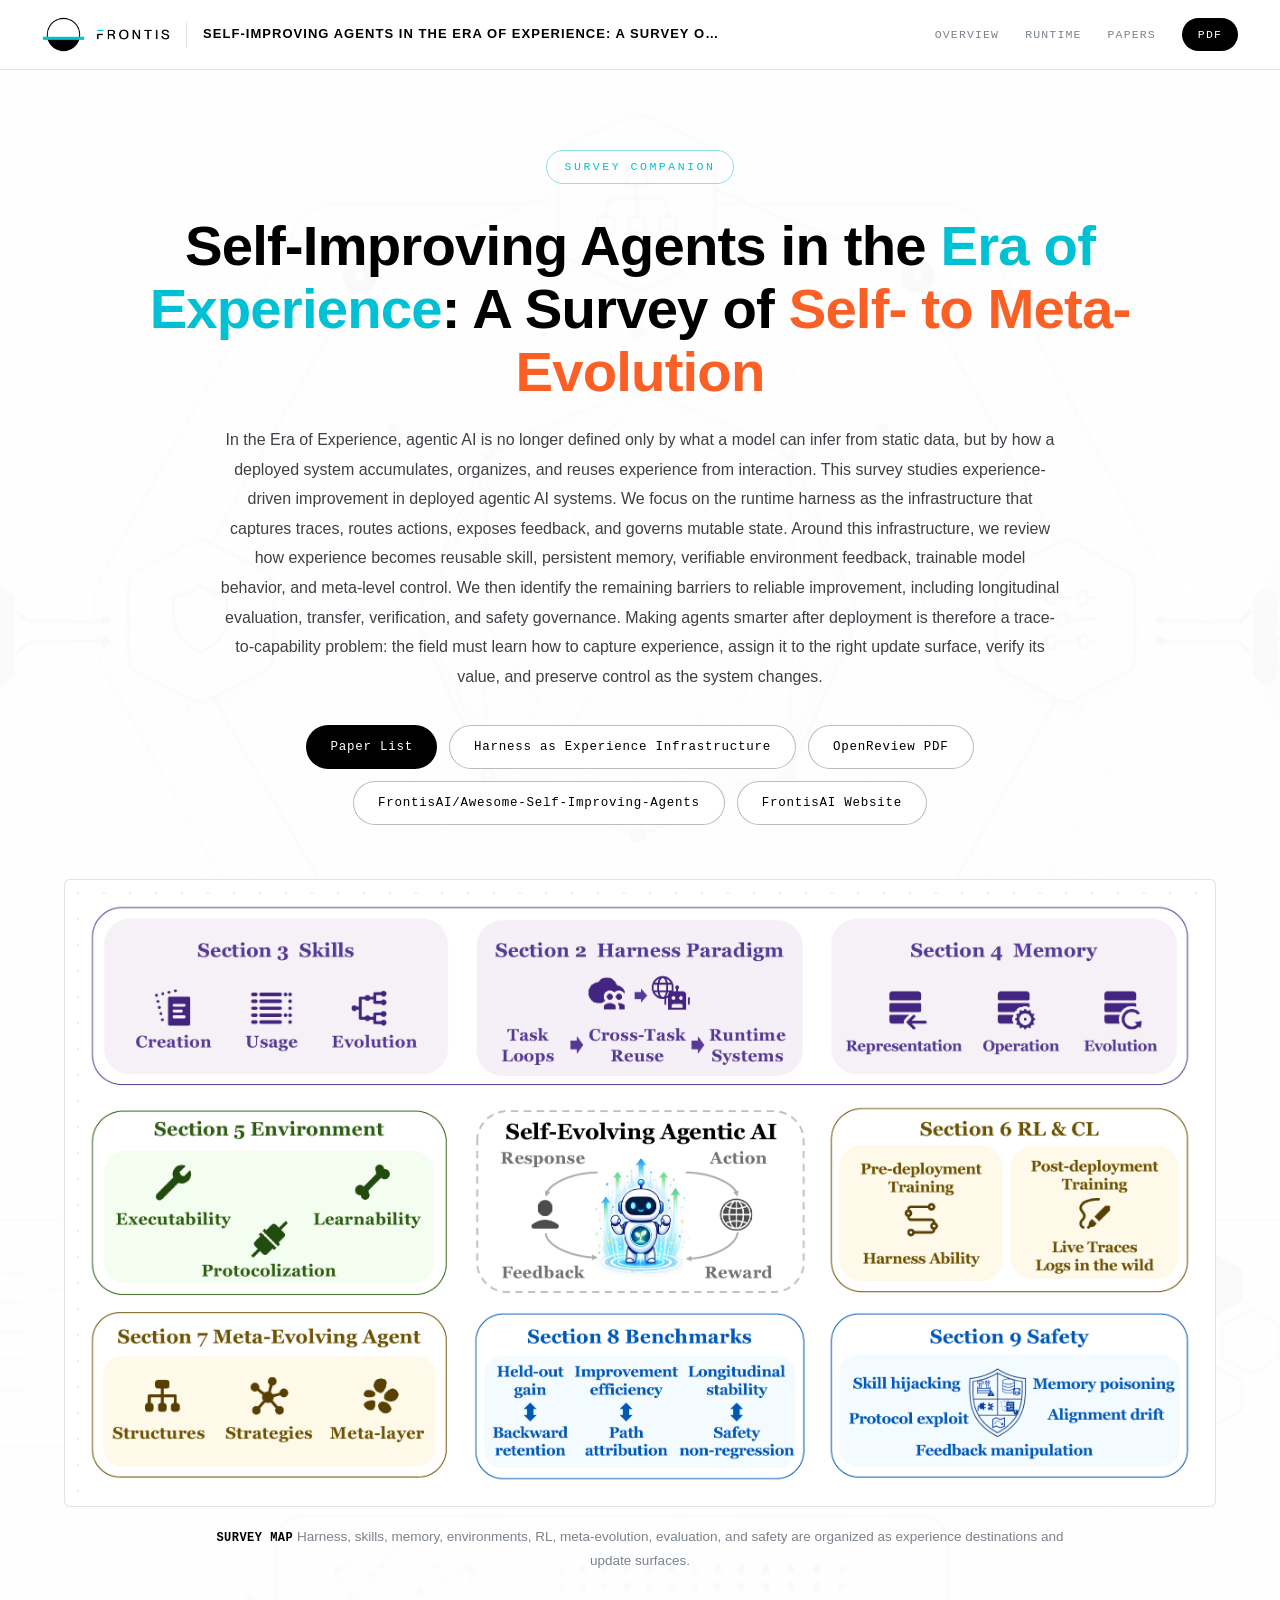
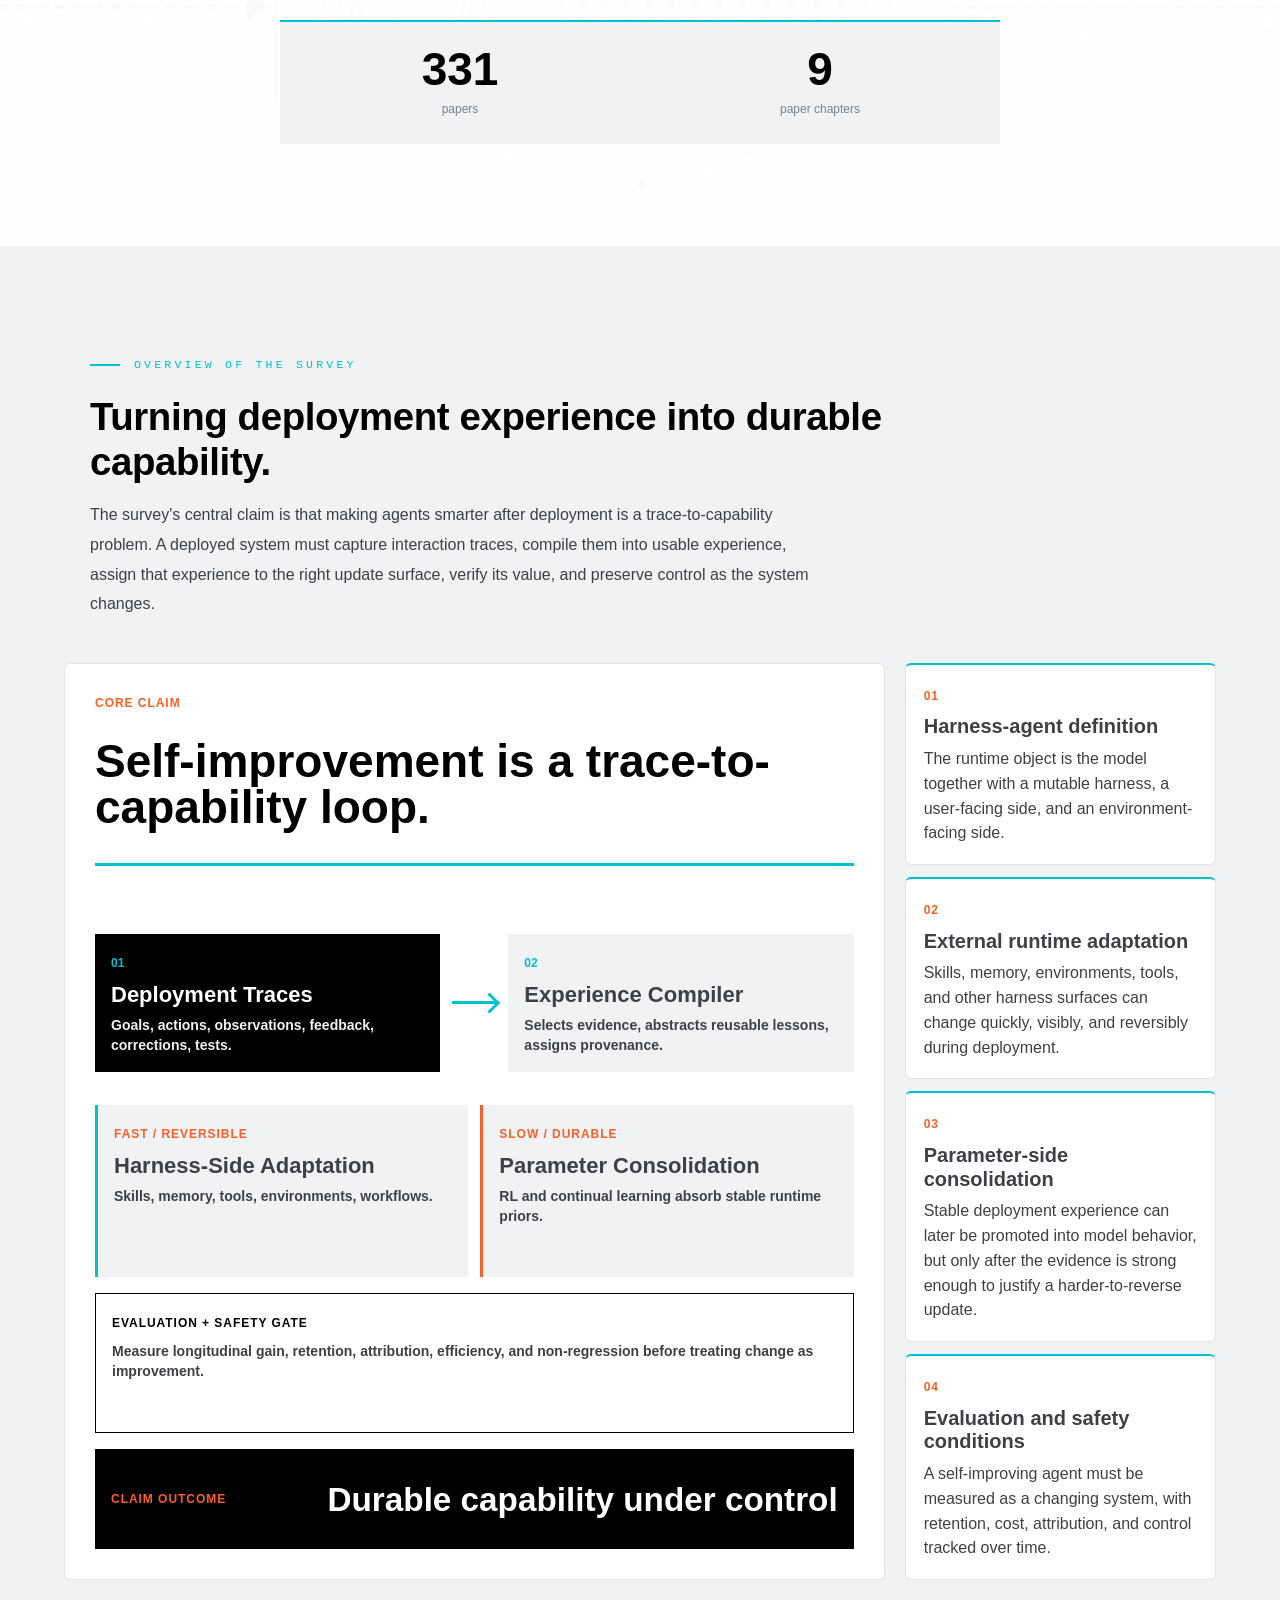
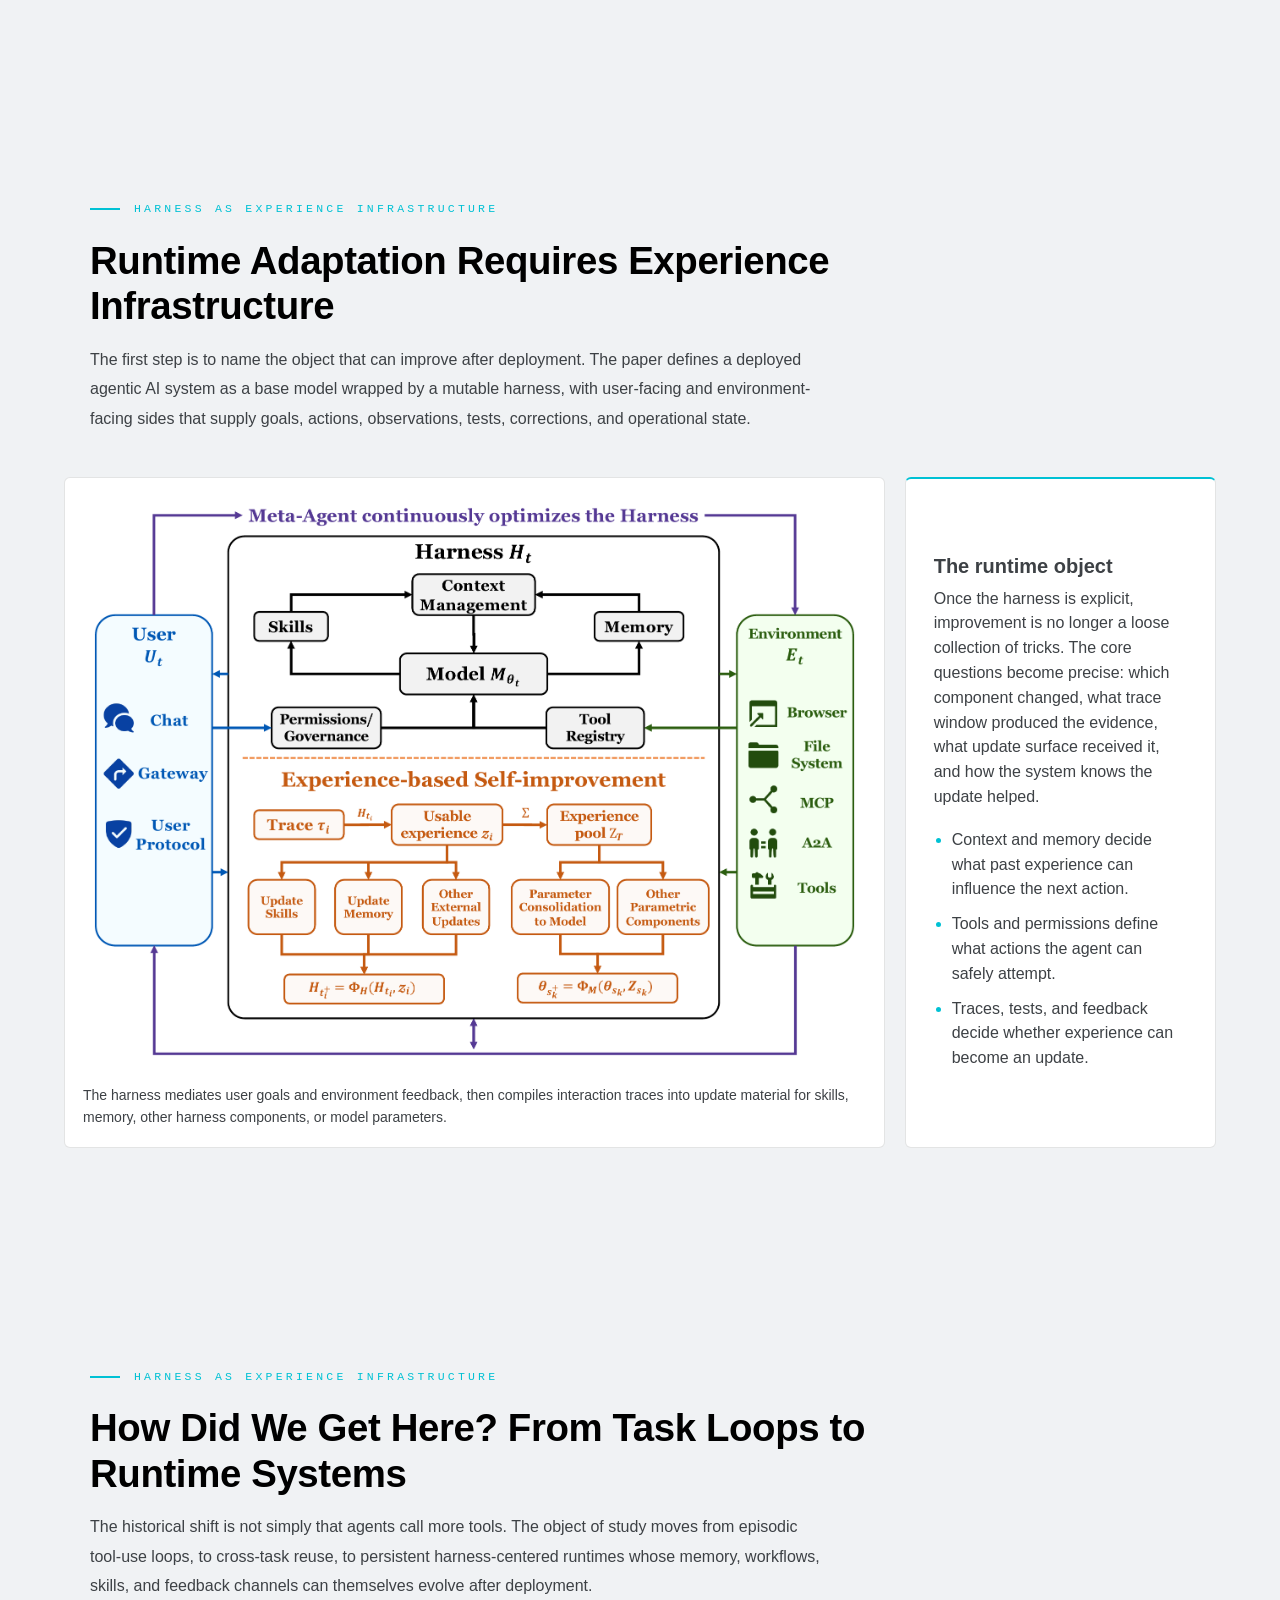
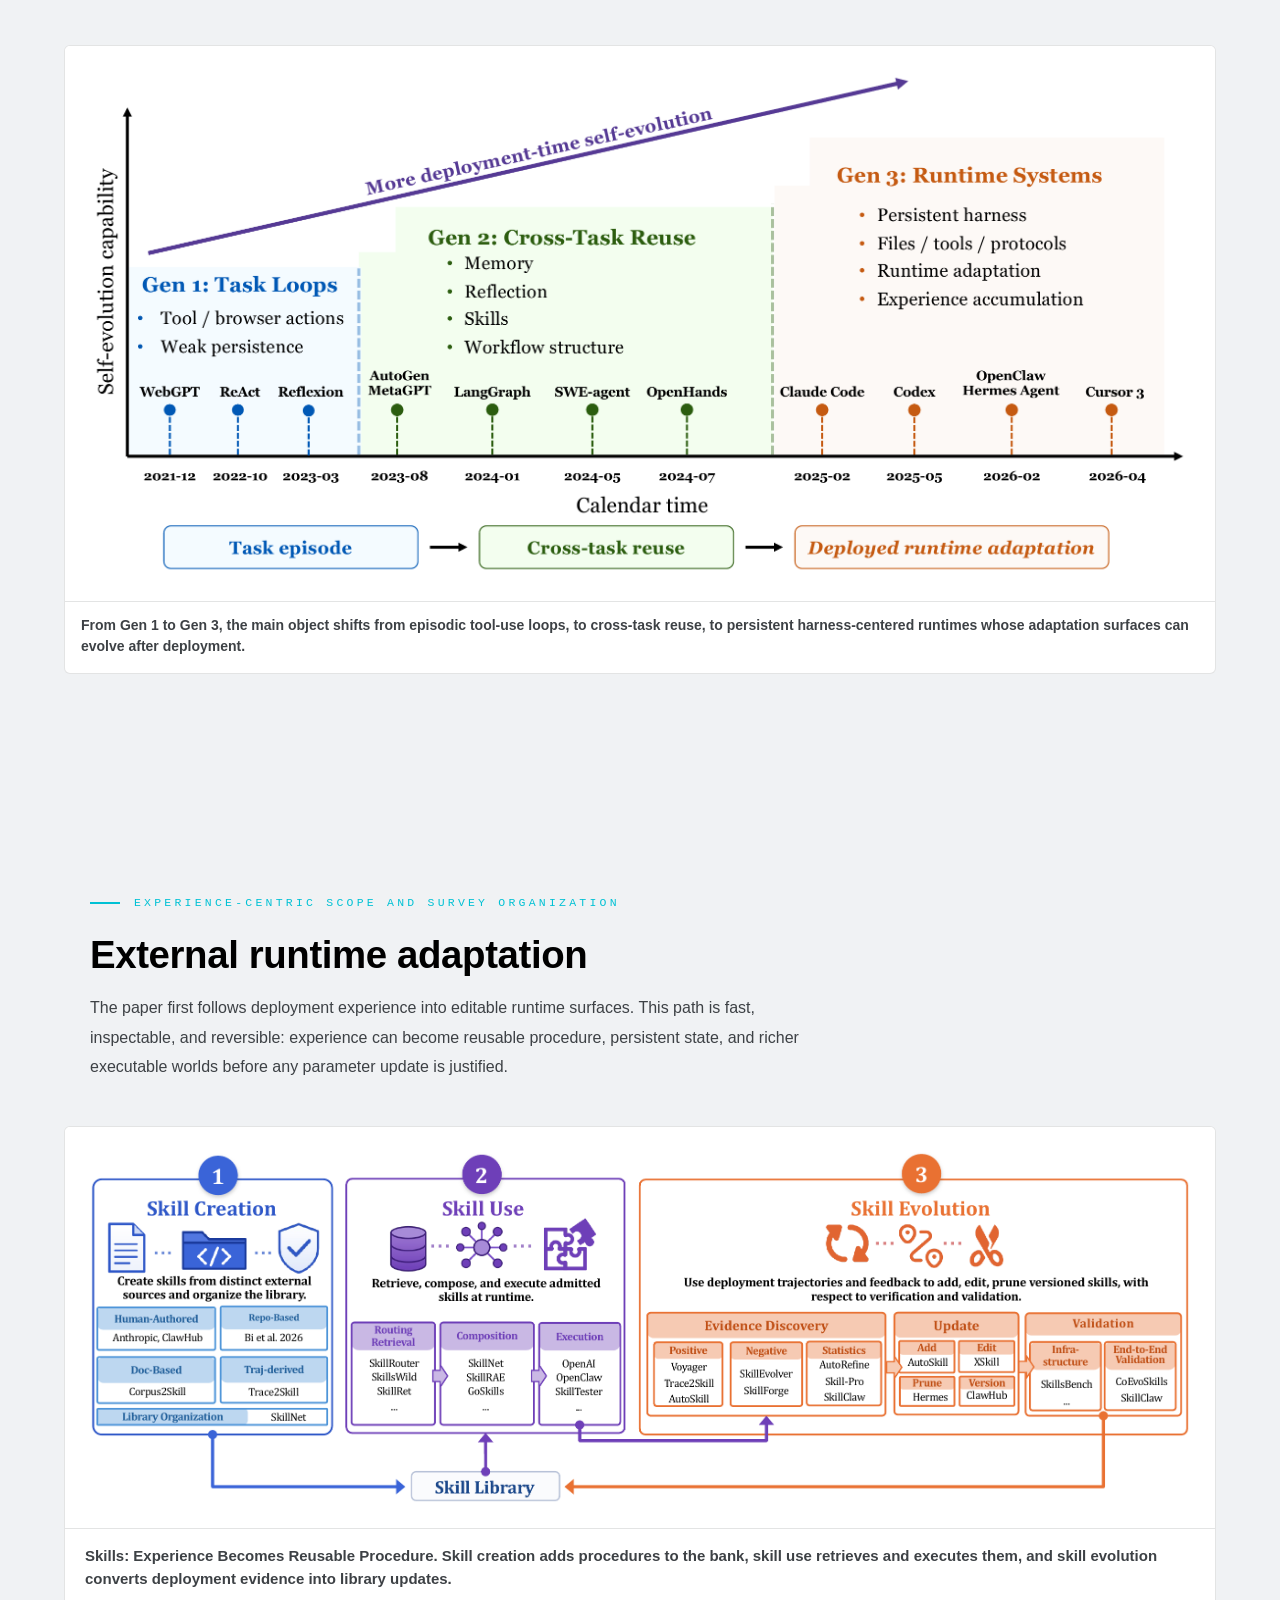
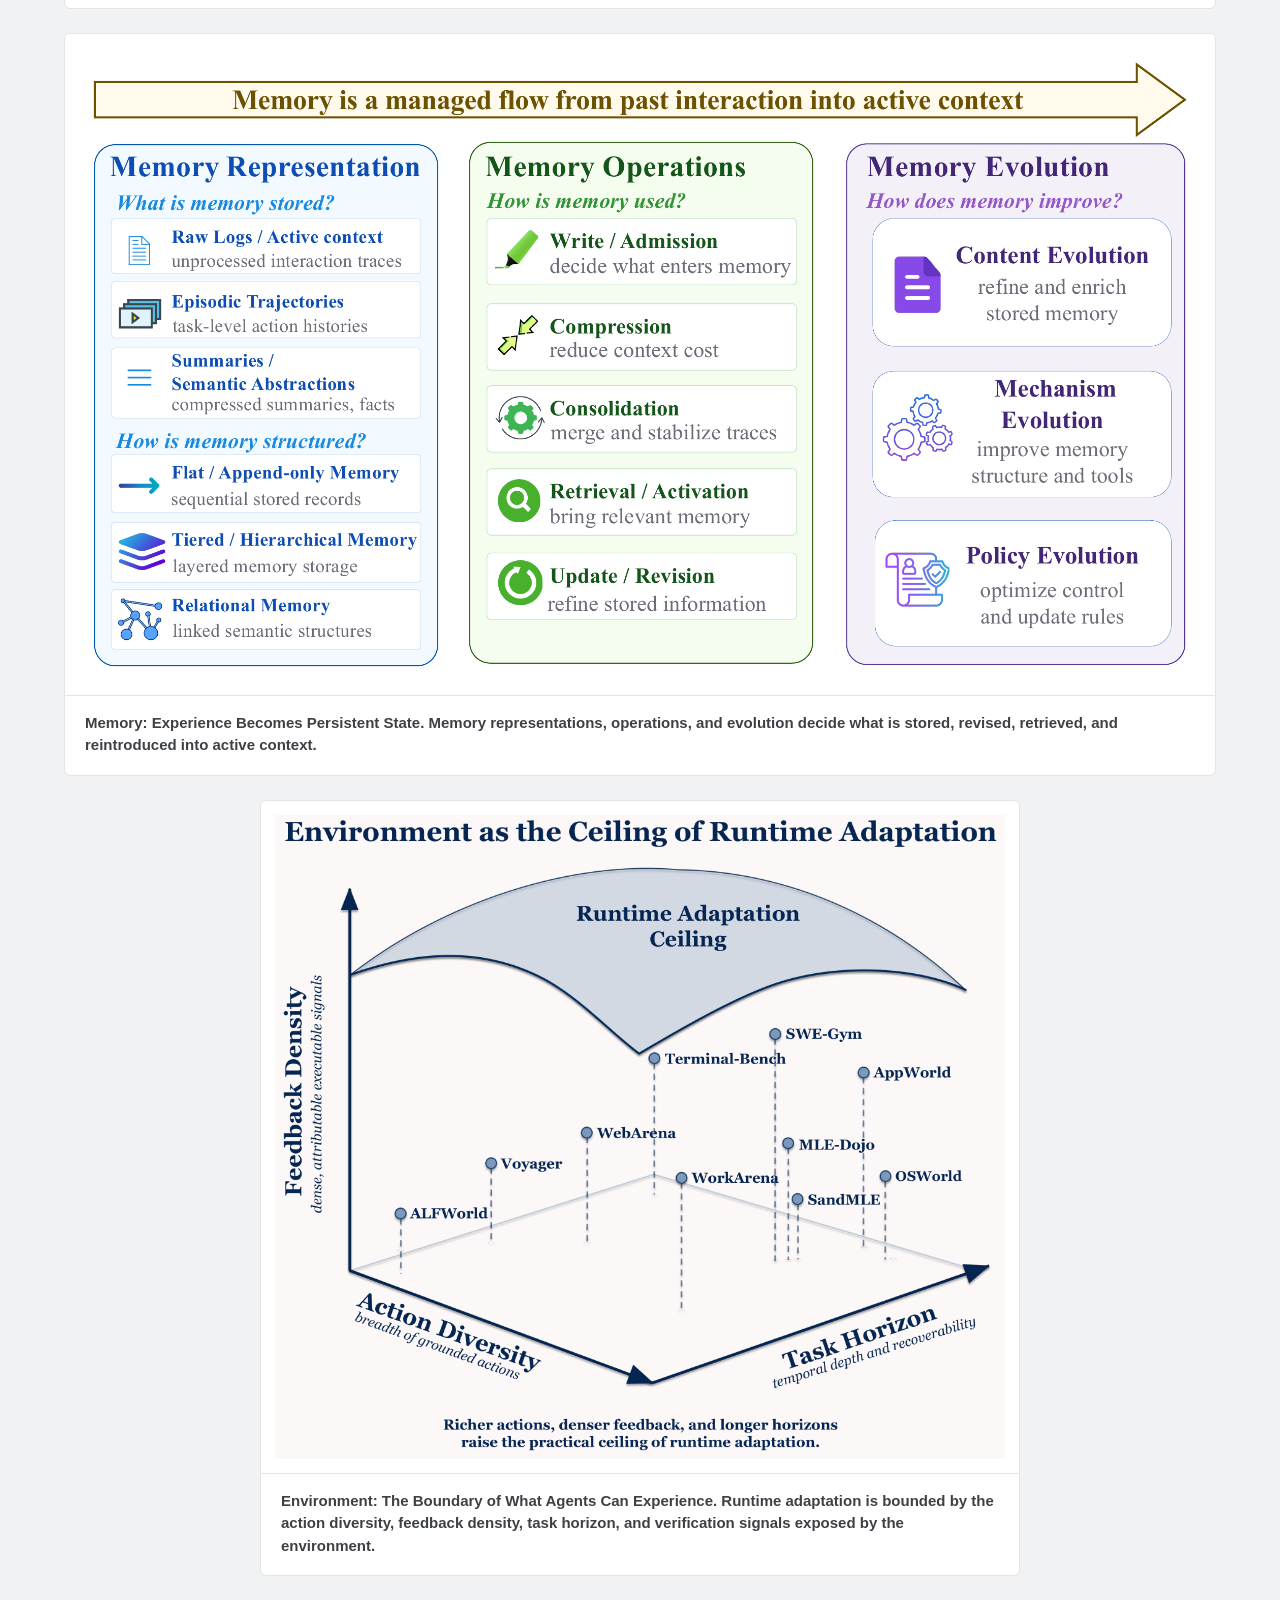
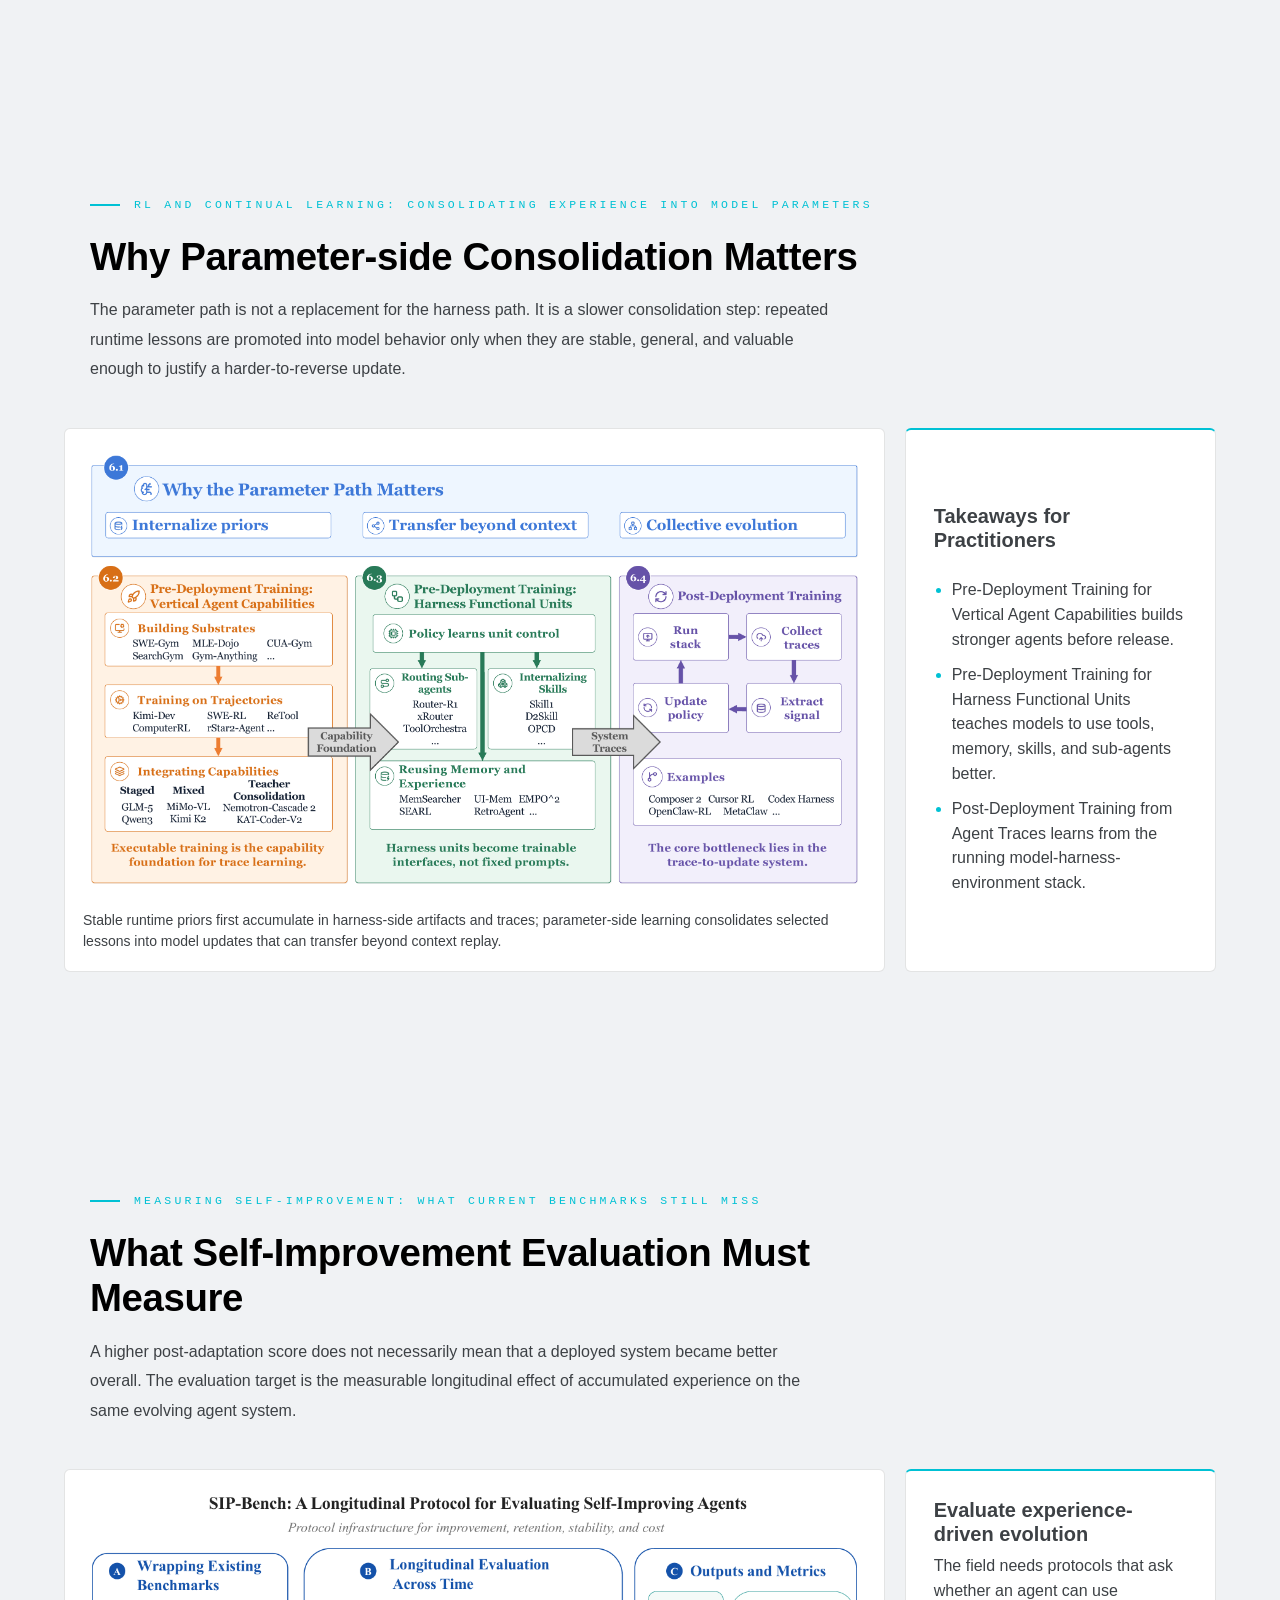
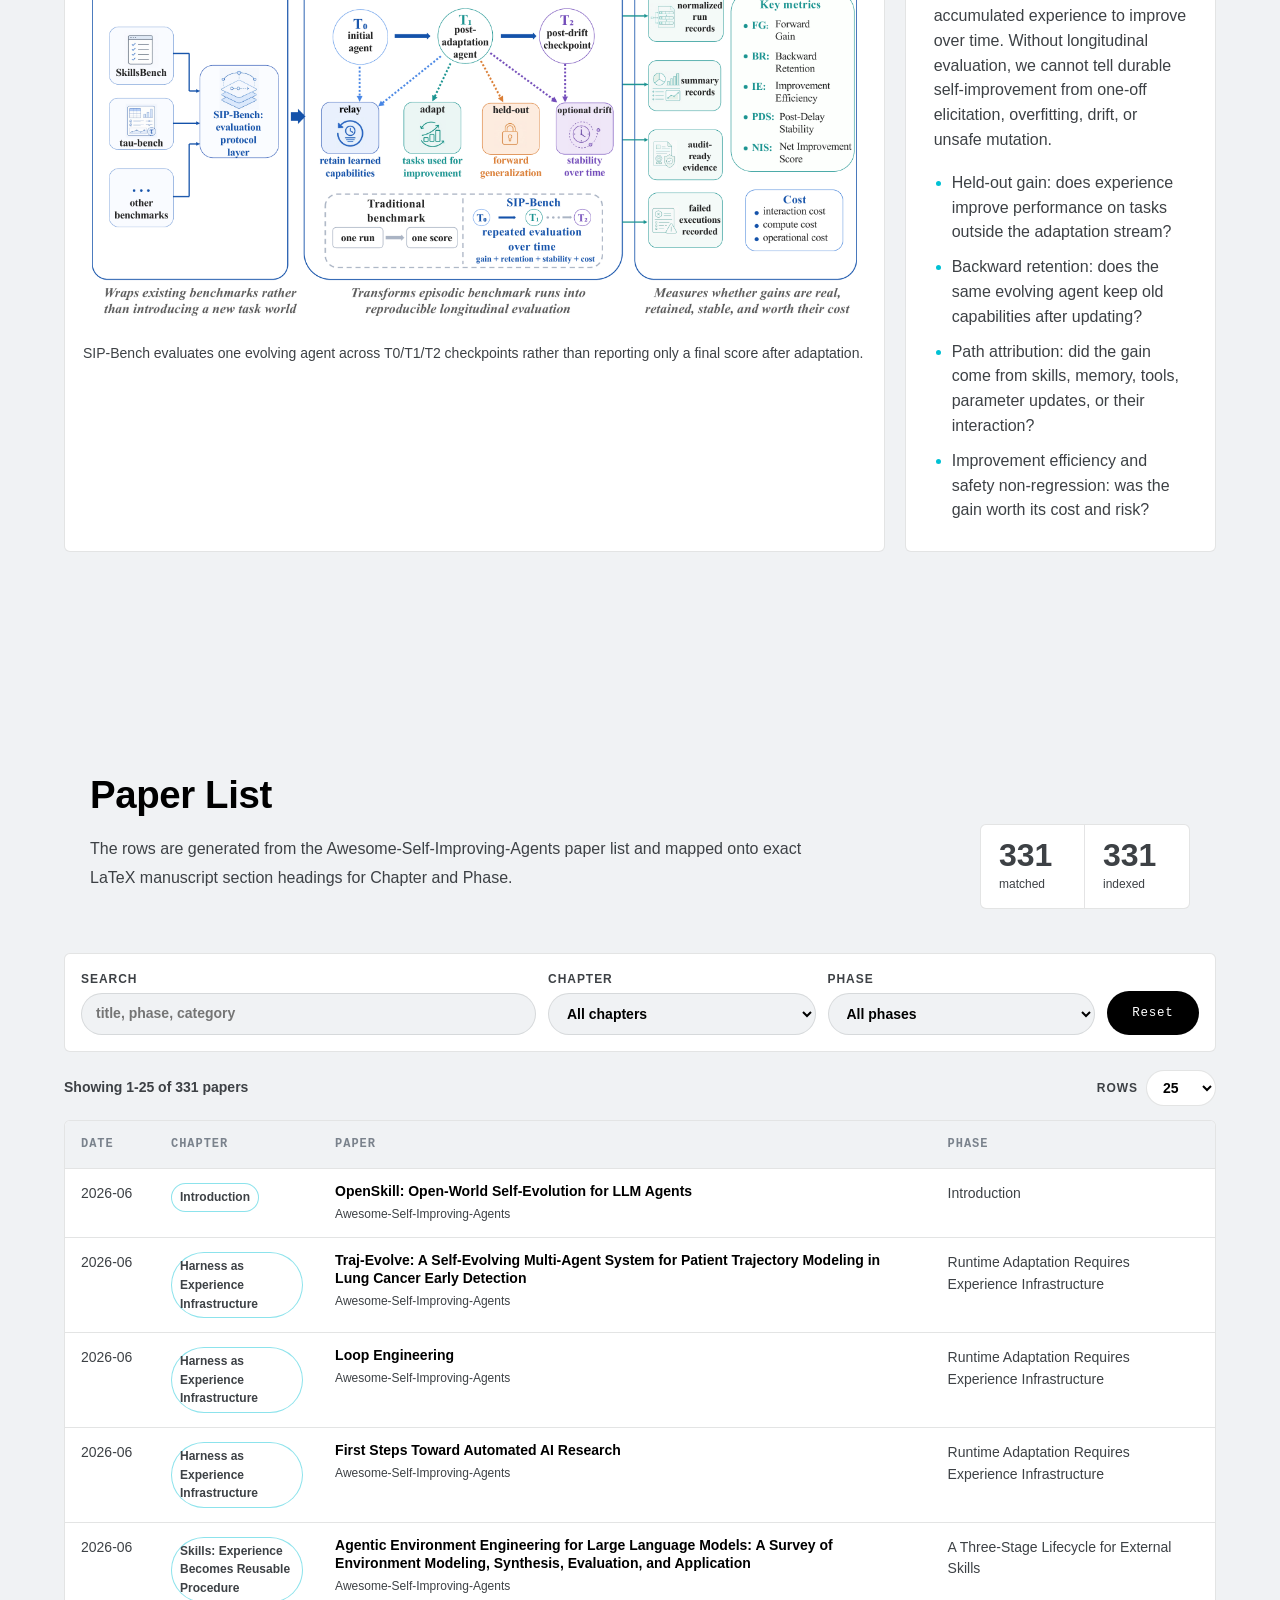
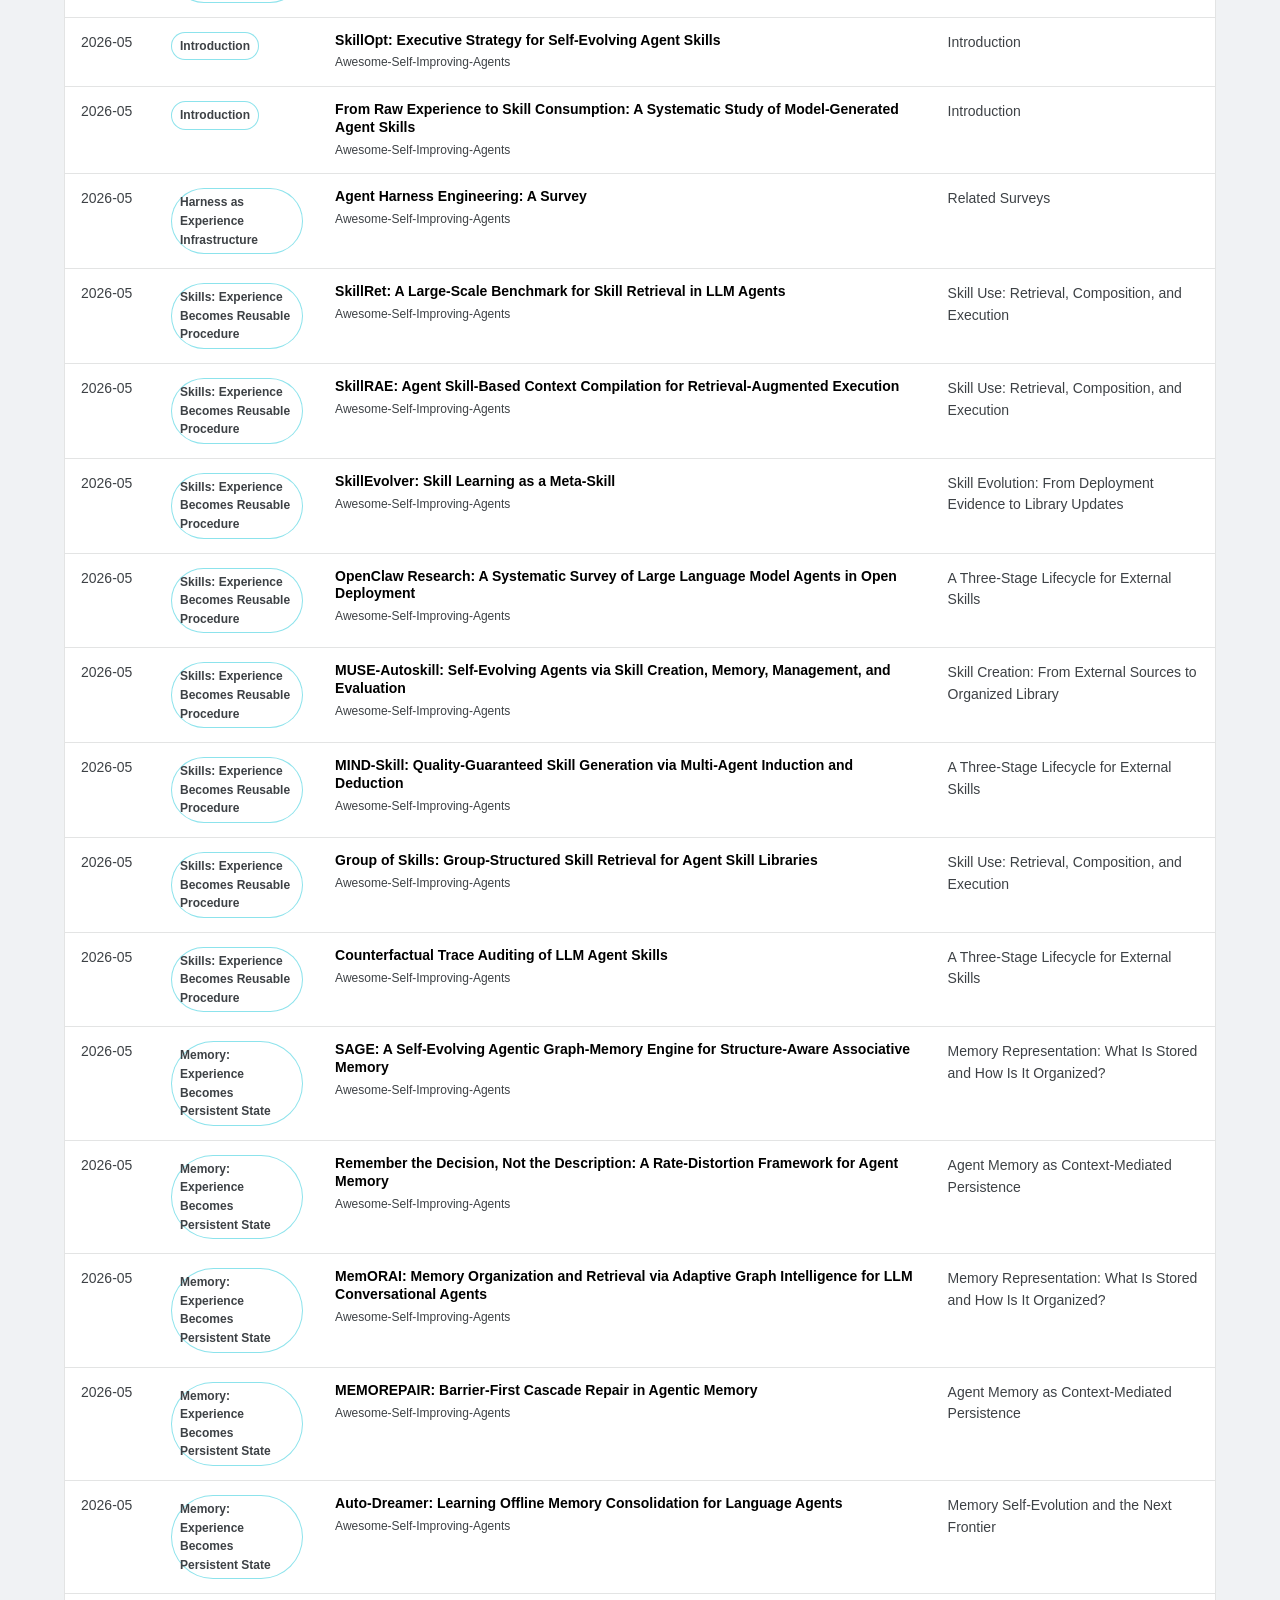
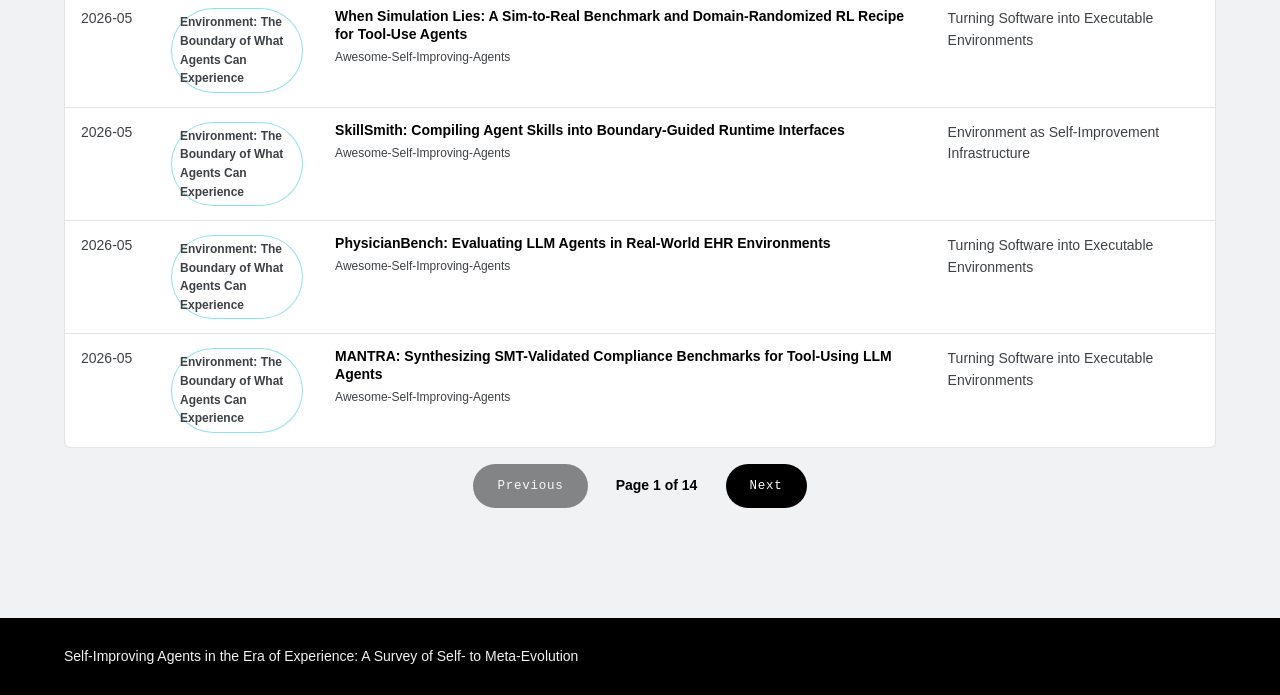
<file: index.html>
<!doctype html>
<html lang="en">
<head>
  <meta charset="utf-8">
  <meta name="viewport" content="width=device-width, initial-scale=1">
  <meta name="description" content="Self-Improving Agents in the Era of Experience: A Survey of Self- to Meta-Evolution.">
  <meta name="theme-color" content="#000000">
  <title>Self-Improving Agents in the Era of Experience: A Survey of Self- to Meta-Evolution</title>
  <link rel="icon" href="assets/favicon.ico" sizes="any">
  <link rel="icon" type="image/png" sizes="32x32" href="assets/frontis-favicon-32.png">
  <link rel="icon" type="image/png" sizes="512x512" href="assets/frontis-favicon.png">
  <link rel="apple-touch-icon" href="assets/apple-touch-icon.png">
  <link rel="preload" href="assets/harness-runtime-hero.png" as="image">
  <link rel="preload" href="assets/frontis-logo.png" as="image">
  <link rel="stylesheet" href="styles.css?v=claim-visual">
</head>
<body>
  <div id="scrollbar" aria-hidden="true"></div>
  <a class="skip-link" href="#papers">Skip to papers</a>

  <header class="site-header" aria-label="Site navigation">
    <a class="brand" href="#overview" aria-label="Survey home">
      <img class="brand-logo" src="assets/frontis-logo.png" alt="Frontis">
      <span class="brand-text" id="brand-title">Self-Improving Agents in the Era of Experience: A Survey of Self- to Meta-Evolution</span>
    </a>
    <nav class="top-nav" aria-label="Page sections">
      <a href="#overview">Overview</a>
      <a href="#definition">Runtime</a>
      <a href="#papers">Papers</a>
      <a class="nav-pill" href="https://openreview.net/pdf?id=IUltZSgLMm" target="_blank" rel="noreferrer">PDF</a>
    </nav>
  </header>

  <main>
    <section class="hero" id="overview" aria-labelledby="hero-title">
      <img class="hero-image" src="assets/harness-runtime-hero.png" alt="">
      <div class="hero-copy">
        <p class="conf">Survey Companion</p>
        <h1 id="hero-title">Self-Improving Agents in the <span class="cy">Era of Experience</span>: A Survey of <span class="or">Self- to Meta-Evolution</span></h1>
        <p class="hero-summary" id="hero-abstract">
          In the Era of Experience, agentic AI is no longer defined only by what a model can infer from static data, but by how a deployed system accumulates, organizes, and reuses experience from interaction. This survey studies experience-driven improvement in deployed agentic AI systems. We focus on the runtime harness as the infrastructure that captures traces, routes actions, exposes feedback, and governs mutable state. Around this infrastructure, we review how experience becomes reusable skill, persistent memory, verifiable environment feedback, trainable model behavior, and meta-level control. We then identify the remaining barriers to reliable improvement, including longitudinal evaluation, transfer, verification, and safety governance. Making agents smarter after deployment is therefore a trace-to-capability problem: the field must learn how to capture experience, assign it to the right update surface, verify its value, and preserve control as the system changes.
        </p>
        <div class="hero-actions" aria-label="Survey links">
          <a class="button button-primary" href="#papers">Paper List</a>
          <a class="button" href="#definition">Harness as Experience Infrastructure</a>
          <a class="button" href="https://openreview.net/pdf?id=IUltZSgLMm" target="_blank" rel="noreferrer">OpenReview PDF</a>
          <a class="button button-repo" href="https://github.com/FrontisAI/Awesome-Self-Improving-Agents" target="_blank" rel="noreferrer">FrontisAI/Awesome-Self-Improving-Agents</a>
          <a class="button" href="https://frontis.ai" target="_blank" rel="noreferrer">FrontisAI Website</a>
        </div>
      </div>
      <figure class="hero-stage">
        <img src="assets/chapters-figure.png" width="2483" height="1322" alt="Survey chapter map rendered from the LaTeX-referenced chapters PDF.">
        <figcaption><span class="lbl">SURVEY MAP</span> Harness, skills, memory, environments, RL, meta-evolution, evaluation, and safety are organized as experience destinations and update surfaces.</figcaption>
      </figure>
      <dl class="hero-stats" aria-label="LaTeX manuscript summary">
        <div>
          <dt id="stat-papers">111</dt>
          <dd>papers</dd>
        </div>
        <div>
          <dt id="stat-parts">9</dt>
          <dd>paper chapters</dd>
        </div>
      </dl>
    </section>

    <section class="content-section claim-section" aria-labelledby="claim-title">
      <div class="section-heading">
        <p class="eyebrow">Overview of the survey</p>
        <h2 id="claim-title">Turning deployment experience into durable capability.</h2>
        <p>
          The survey's central claim is that making agents smarter after deployment is a trace-to-capability problem. A deployed system must capture interaction traces, compile them into usable experience, assign that experience to the right update surface, verify its value, and preserve control as the system changes.
        </p>
      </div>
      <div class="claim-layout">
        <div class="claim-logic" role="img" aria-label="Trace-to-capability logic: deployment traces are compiled into experience, routed to mutable harness surfaces or model parameters, checked by evaluation and safety gates, then retained as durable capability.">
          <div class="logic-head">
            <span>Core Claim</span>
            <strong>Self-improvement is a trace-to-capability loop.</strong>
          </div>
          <div class="logic-edge" aria-hidden="true"></div>
          <div class="logic-flow" aria-hidden="true">
            <article class="logic-node logic-node-dark">
              <span>01</span>
              <h3>Deployment Traces</h3>
              <p>Goals, actions, observations, feedback, corrections, tests.</p>
            </article>
            <div class="logic-arrow"></div>
            <article class="logic-node">
              <span>02</span>
              <h3>Experience Compiler</h3>
              <p>Selects evidence, abstracts reusable lessons, assigns provenance.</p>
            </article>
          </div>
          <div class="logic-split" aria-hidden="true">
            <article>
              <span>Fast / Reversible</span>
              <h3>Harness-Side Adaptation</h3>
              <p>Skills, memory, tools, environments, workflows.</p>
            </article>
            <article>
              <span>Slow / Durable</span>
              <h3>Parameter Consolidation</h3>
              <p>RL and continual learning absorb stable runtime priors.</p>
            </article>
          </div>
          <div class="logic-gate" aria-hidden="true">
            <span>Evaluation + Safety Gate</span>
            <p>Measure longitudinal gain, retention, attribution, efficiency, and non-regression before treating change as improvement.</p>
          </div>
          <div class="logic-output" aria-hidden="true">
            <span>Claim Outcome</span>
            <strong>Durable capability under control</strong>
          </div>
        </div>
        <div class="claim-points" aria-label="Survey claims">
          <article>
            <span>01</span>
            <h3>Harness-agent definition</h3>
            <p>The runtime object is the model together with a mutable harness, a user-facing side, and an environment-facing side.</p>
          </article>
          <article>
            <span>02</span>
            <h3>External runtime adaptation</h3>
            <p>Skills, memory, environments, tools, and other harness surfaces can change quickly, visibly, and reversibly during deployment.</p>
          </article>
          <article>
            <span>03</span>
            <h3>Parameter-side consolidation</h3>
            <p>Stable deployment experience can later be promoted into model behavior, but only after the evidence is strong enough to justify a harder-to-reverse update.</p>
          </article>
          <article>
            <span>04</span>
            <h3>Evaluation and safety conditions</h3>
            <p>A self-improving agent must be measured as a changing system, with retention, cost, attribution, and control tracked over time.</p>
          </article>
        </div>
      </div>
    </section>

    <section class="content-section definition-section" id="definition" aria-labelledby="definition-title">
      <div class="section-heading">
        <p class="eyebrow">Harness as Experience Infrastructure</p>
        <h2 id="definition-title">Runtime Adaptation Requires Experience Infrastructure</h2>
        <p>
          The first step is to name the object that can improve after deployment. The paper defines a deployed agentic AI system as a base model wrapped by a mutable harness, with user-facing and environment-facing sides that supply goals, actions, observations, tests, corrections, and operational state.
        </p>
      </div>
      <div class="figure-story">
        <figure class="runtime-figure">
          <img src="assets/harness-figure.png" width="1851" height="1350" alt="Harness as experience infrastructure figure rendered from the LaTeX-referenced harness PDF.">
          <figcaption>The harness mediates user goals and environment feedback, then compiles interaction traces into update material for skills, memory, other harness components, or model parameters.</figcaption>
        </figure>
        <div class="story-copy">
          <h3>The runtime object</h3>
          <p>
            Once the harness is explicit, improvement is no longer a loose collection of tricks. The core questions become precise: which component changed, what trace window produced the evidence, what update surface received it, and how the system knows the update helped.
          </p>
          <ul class="story-points">
            <li>Context and memory decide what past experience can influence the next action.</li>
            <li>Tools and permissions define what actions the agent can safely attempt.</li>
            <li>Traces, tests, and feedback decide whether experience can become an update.</li>
          </ul>
        </div>
      </div>
    </section>

    <section class="content-section timeline-section" id="timeline" aria-labelledby="timeline-title">
      <div class="section-heading">
        <p class="eyebrow">Harness as Experience Infrastructure</p>
        <h2 id="timeline-title">How Did We Get Here? From Task Loops to Runtime Systems</h2>
        <p>
          The historical shift is not simply that agents call more tools. The object of study moves from episodic tool-use loops, to cross-task reuse, to persistent harness-centered runtimes whose memory, workflows, skills, and feedback channels can themselves evolve after deployment.
        </p>
      </div>
      <figure class="timeline-figure">
        <img src="assets/timeline-figure.png" width="2270" height="1057" alt="Historical progression figure rendered from the LaTeX-referenced timeline PDF.">
        <figcaption>From Gen 1 to Gen 3, the main object shifts from episodic tool-use loops, to cross-task reuse, to persistent harness-centered runtimes whose adaptation surfaces can evolve after deployment.</figcaption>
      </figure>
    </section>

    <section class="content-section external-section" aria-labelledby="external-title">
      <div class="section-heading">
        <p class="eyebrow">Experience-Centric Scope and Survey Organization</p>
        <h2 id="external-title">External runtime adaptation</h2>
        <p>
          The paper first follows deployment experience into editable runtime surfaces. This path is fast, inspectable, and reversible: experience can become reusable procedure, persistent state, and richer executable worlds before any parameter update is justified.
        </p>
      </div>
      <div class="external-figure-stack">
        <figure class="external-figure-card">
          <img src="assets/skill-figure.png" width="2451" height="816" alt="External skill lifecycle figure rendered from the LaTeX-referenced skill PDF.">
          <figcaption><strong>Skills: Experience Becomes Reusable Procedure.</strong> Skill creation adds procedures to the bank, skill use retrieves and executes them, and skill evolution converts deployment evidence into library updates.</figcaption>
        </figure>
        <figure class="external-figure-card">
          <img src="assets/memory-figure.png" width="2208" height="1244" alt="Context-mediated memory figure rendered from the LaTeX-referenced memory PDF.">
          <figcaption><strong>Memory: Experience Becomes Persistent State.</strong> Memory representations, operations, and evolution decide what is stored, revised, retrieved, and reintroduced into active context.</figcaption>
        </figure>
        <figure class="external-figure-card environment-figure-card">
          <img src="assets/environment-figure.png" width="2362" height="2084" alt="Environment as runtime adaptation ceiling figure rendered from the LaTeX-referenced environment PDF.">
          <figcaption><strong>Environment: The Boundary of What Agents Can Experience.</strong> Runtime adaptation is bounded by the action diversity, feedback density, task horizon, and verification signals exposed by the environment.</figcaption>
        </figure>
      </div>
    </section>

    <section class="content-section consolidation-section" aria-labelledby="consolidation-title">
      <div class="section-heading">
        <p class="eyebrow">RL and Continual Learning: Consolidating Experience into Model Parameters</p>
        <h2 id="consolidation-title">Why Parameter-side Consolidation Matters</h2>
        <p>
          The parameter path is not a replacement for the harness path. It is a slower consolidation step: repeated runtime lessons are promoted into model behavior only when they are stable, general, and valuable enough to justify a harder-to-reverse update.
        </p>
      </div>
      <div class="figure-story figure-story-reverse">
        <figure class="runtime-figure">
          <img src="assets/parameter-path-figure.png" width="2545" height="1446" alt="Parameter-side learning figure rendered from the LaTeX-referenced rl PDF.">
          <figcaption>Stable runtime priors first accumulate in harness-side artifacts and traces; parameter-side learning consolidates selected lessons into model updates that can transfer beyond context replay.</figcaption>
        </figure>
        <div class="story-copy">
          <h3>Takeaways for Practitioners</h3>
          <ul class="story-points">
            <li>Pre-Deployment Training for Vertical Agent Capabilities builds stronger agents before release.</li>
            <li>Pre-Deployment Training for Harness Functional Units teaches models to use tools, memory, skills, and sub-agents better.</li>
            <li>Post-Deployment Training from Agent Traces learns from the running model-harness-environment stack.</li>
          </ul>
        </div>
      </div>
    </section>

    <section class="content-section measurement-section" aria-labelledby="measurement-title">
      <div class="section-heading">
        <p class="eyebrow">Measuring Self-Improvement: What Current Benchmarks Still Miss</p>
        <h2 id="measurement-title">What Self-Improvement Evaluation Must Measure</h2>
        <p>
          A higher post-adaptation score does not necessarily mean that a deployed system became better overall. The evaluation target is the measurable longitudinal effect of accumulated experience on the same evolving agent system.
        </p>
      </div>
      <div class="figure-story">
        <figure class="runtime-figure">
          <img src="assets/evaluation-figure.png" width="2484" height="1386" alt="SIP-Bench protocol figure rendered from the LaTeX-referenced sip PDF.">
          <figcaption>SIP-Bench evaluates one evolving agent across T0/T1/T2 checkpoints rather than reporting only a final score after adaptation.</figcaption>
        </figure>
        <div class="story-copy">
          <h3>Evaluate experience-driven evolution</h3>
          <p>
            The field needs protocols that ask whether an agent can use accumulated experience to improve over time. Without longitudinal evaluation, we cannot tell durable self-improvement from one-off elicitation, overfitting, drift, or unsafe mutation.
          </p>
          <ul class="story-points">
            <li>Held-out gain: does experience improve performance on tasks outside the adaptation stream?</li>
            <li>Backward retention: does the same evolving agent keep old capabilities after updating?</li>
            <li>Path attribution: did the gain come from skills, memory, tools, parameter updates, or their interaction?</li>
            <li>Improvement efficiency and safety non-regression: was the gain worth its cost and risk?</li>
          </ul>
        </div>
      </div>
    </section>

    <section class="content-section papers-section" id="papers" aria-labelledby="papers-title">
      <div class="section-heading papers-heading">
        <div>
          <h2 id="papers-title">Paper List</h2>
          <p>
            The rows are generated from the Awesome-Self-Improving-Agents paper list and mapped onto exact LaTeX manuscript section headings for Chapter and Phase.
          </p>
        </div>
        <dl class="catalog-stats">
          <div>
            <dt id="visible-count">0</dt>
            <dd>matched</dd>
          </div>
          <div>
            <dt id="total-count">0</dt>
            <dd>indexed</dd>
          </div>
        </dl>
      </div>

      <div class="paper-controls" aria-label="Paper filters">
        <label class="search-box">
          <span>Search</span>
          <input id="paper-search" type="search" placeholder="title, phase, category">
        </label>
        <label>
          <span>Chapter</span>
          <select id="chapter-filter">
            <option value="all">All chapters</option>
          </select>
        </label>
        <label>
          <span>Phase</span>
          <select id="phase-filter">
            <option value="all">All phases</option>
          </select>
        </label>
        <button class="button reset-button" id="reset-filters" type="button">Reset</button>
      </div>

      <div class="paper-pagination paper-pagination-top" aria-label="Paper list page size">
        <p id="page-summary">Showing 0 papers</p>
        <label class="page-size-control">
          <span>Rows</span>
          <select id="page-size">
            <option value="25" selected>25</option>
            <option value="50">50</option>
            <option value="100">100</option>
          </select>
        </label>
      </div>

      <div class="paper-table-wrap">
        <table class="paper-table">
          <thead>
            <tr>
              <th scope="col">Date</th>
              <th scope="col">Chapter</th>
              <th scope="col">Paper</th>
              <th scope="col">Phase</th>
            </tr>
          </thead>
          <tbody id="paper-table-body"></tbody>
        </table>
      </div>

      <div class="paper-pagination paper-pagination-bottom" aria-label="Paper list pagination">
        <button class="button" id="prev-page" type="button">Previous</button>
        <span id="page-indicator">Page 1 of 1</span>
        <button class="button" id="next-page" type="button">Next</button>
      </div>
    </section>
  </main>

  <footer class="site-footer">
    <p>Self-Improving Agents in the Era of Experience: A Survey of Self- to Meta-Evolution</p>
  </footer>

  <script src="data/manuscript.js?v=frontis-brand"></script>
  <script src="data/papers.js?v=links-331"></script>
  <script src="app.js?v=openrsi-style"></script>
</body>
</html>
</file>
<file: styles.css>
:root {
  --black: #000000;
  --cyan: #00C1D4;
  --white: #FFFFFF;
  --gray: #3D4145;
  --surface: #F0F2F4;
  --orange: #FA5F26;
  --dim: #7A828C;
  --mid-gray: #8C8C8C;
  --hair: rgba(61, 65, 69, 0.14);
  --border-gray: rgba(61, 65, 69, 0.22);
  --disp: "Space Grotesk", "Martian Grotesk", "Inter", sans-serif;
  --body: "Instrument Sans", "Inter", -apple-system, BlinkMacSystemFont, "Segoe UI", sans-serif;
  --mono: "IBM Plex Mono", "JetBrains Mono", Menlo, monospace;
  --ease: cubic-bezier(0.16, 1, 0.3, 1);
  --paper: var(--white);
  --paper-warm: var(--surface);
  --surface-strong: var(--white);
  --ink: var(--black);
  --muted: var(--gray);
  --line: var(--hair);
  --line-strong: var(--border-gray);
  --teal: var(--cyan);
  --teal-dark: var(--black);
  --amber: var(--orange);
  --rust: var(--gray);
  --blue: var(--gray);
  --plum: var(--gray);
  --radius: 6px;
  --container: 1180px;
  --header-height: 70px;
}

* {
  box-sizing: border-box;
}

html {
  scroll-behavior: smooth;
  scroll-padding-top: calc(var(--header-height) + 18px);
}

body {
  margin: 0;
  background: var(--paper);
  color: var(--gray);
  font-family: var(--body);
  line-height: 1.55;
  letter-spacing: 0;
  overflow-x: hidden;
  -webkit-font-smoothing: antialiased;
}

::selection {
  background: var(--cyan);
  color: var(--white);
}

img {
  display: block;
  max-width: 100%;
  height: auto;
}

a {
  color: var(--cyan);
  text-decoration: none;
}

button,
input,
select {
  font: inherit;
}

.skip-link {
  position: fixed;
  top: 0;
  left: 12px;
  z-index: 30;
  transform: translateY(calc(-100% - 8px));
  background: var(--ink);
  color: var(--white);
  padding: 8px 12px;
  border-radius: 100px;
}

.skip-link:focus {
  transform: translateY(12px);
}

#scrollbar {
  position: fixed;
  top: 0;
  left: 0;
  z-index: 70;
  width: 100%;
  height: 2px;
  background: var(--cyan);
  transform: scaleX(0);
  transform-origin: left;
}

.site-header {
  position: fixed;
  top: 0;
  left: 0;
  right: 0;
  z-index: 20;
  min-height: var(--header-height);
  display: flex;
  align-items: center;
  justify-content: space-between;
  gap: 24px;
  padding: 14px clamp(20px, 4vw, 42px);
  background: rgba(255, 255, 255, 0.86);
  border-bottom: 1px solid var(--line);
  backdrop-filter: blur(14px);
  -webkit-backdrop-filter: blur(14px);
}

.brand {
  display: inline-flex;
  align-items: center;
  gap: 16px;
  min-width: 0;
  max-width: min(920px, calc(100vw - 36px));
  font-weight: 800;
  color: var(--black);
}

.brand-logo {
  width: 128px;
  height: 38px;
  object-fit: contain;
  object-position: left center;
  flex: 0 0 auto;
}

.brand::after {
  content: "";
  width: 1px;
  height: 26px;
  background: var(--line);
  order: 2;
}

.brand-text {
  order: 3;
  min-width: 0;
  overflow: hidden;
  text-overflow: ellipsis;
  white-space: nowrap;
  max-width: 520px;
  font-family: var(--disp);
  font-size: 13px;
  font-weight: 700;
  letter-spacing: 0.08em;
  text-transform: uppercase;
}

.top-nav {
  display: flex;
  align-items: center;
  gap: 26px;
  color: var(--dim);
  font-family: var(--mono);
  font-size: 11.5px;
  letter-spacing: 0.1em;
  text-transform: uppercase;
}

.top-nav a {
  white-space: nowrap;
  color: var(--dim);
  transition: color 0.25s var(--ease), background 0.25s var(--ease);
}

.top-nav a:hover,
.top-nav a:focus-visible {
  color: var(--ink);
}

.top-nav .nav-pill {
  padding: 8px 16px;
  border-radius: 100px;
  background: var(--black);
  color: var(--white);
}

.top-nav .nav-pill:hover,
.top-nav .nav-pill:focus-visible {
  background: var(--cyan);
  color: var(--white);
}

.hero {
  position: relative;
  min-height: auto;
  padding: 150px clamp(18px, 5vw, 72px) clamp(70px, 8vw, 104px);
  overflow: hidden;
  border-bottom: 0;
  background: var(--white);
  color: var(--gray);
  text-align: center;
}

.hero::before {
  content: none;
}

.hero::after {
  content: none;
}

.hero-image {
  position: absolute;
  inset: 0;
  width: 100%;
  height: 100%;
  object-fit: cover;
  object-position: center;
  opacity: 0.035;
  filter: grayscale(1);
  pointer-events: none;
}

.hero-copy {
  position: relative;
  z-index: 2;
  width: min(100%, 1040px);
  max-width: 1040px;
  margin: 0 auto;
}

.conf {
  display: inline-block;
  margin: 0 0 30px;
  padding: 7px 18px;
  border: 1px solid rgba(0, 193, 212, 0.45);
  border-radius: 100px;
  color: var(--cyan);
  font-family: var(--mono);
  font-size: 11.5px;
  letter-spacing: 0.22em;
  text-transform: uppercase;
}

.eyebrow,
.mini-label {
  display: flex;
  align-items: center;
  gap: 14px;
  margin: 0 0 20px;
  color: var(--cyan);
  font-family: var(--mono);
  font-size: 11.5px;
  font-weight: 500;
  letter-spacing: 0.28em;
  text-transform: uppercase;
}

.eyebrow::before,
.mini-label::before {
  content: "";
  width: 30px;
  height: 2px;
  background: var(--cyan);
}

h1,
h2,
h3,
p {
  margin-top: 0;
}

h1 {
  max-width: 1000px;
  margin: 0 auto 22px;
  color: var(--black);
  font-family: var(--disp);
  font-size: clamp(34px, 4.4vw, 62px);
  font-weight: 700;
  line-height: 1.12;
  letter-spacing: -0.015em;
  overflow-wrap: break-word;
}

h1 .cy,
h2 .cy {
  color: var(--cyan);
}

h1 .or,
h2 .or {
  color: var(--orange);
}

.hero-subtitle {
  max-width: 670px;
  margin-bottom: 18px;
  color: var(--surface);
  font-size: clamp(21px, 3vw, 32px);
  line-height: 1.2;
}

.hero-summary {
  max-width: 840px;
  margin: 0 auto 34px;
  color: var(--gray);
  font-size: 16px;
  line-height: 1.85;
}

.hero-actions,
.paper-controls {
  display: flex;
  flex-wrap: wrap;
  gap: 12px;
  align-items: center;
  justify-content: center;
}

.button {
  display: inline-flex;
  align-items: center;
  justify-content: center;
  min-height: 44px;
  gap: 9px;
  padding: 12px 24px;
  border: 0;
  border-radius: 100px;
  background: var(--black);
  color: var(--white);
  font-family: var(--mono);
  font-size: 12.5px;
  font-weight: 500;
  letter-spacing: 0.06em;
  line-height: 1;
  cursor: pointer;
  transition: background 0.25s var(--ease), color 0.25s var(--ease), transform 0.25s var(--ease), border-color 0.25s var(--ease);
}

.button:hover,
.button:focus-visible {
  background: var(--cyan);
  color: var(--white);
  transform: translateY(-2px);
}

.button-primary {
  background: var(--black);
  color: var(--white);
}

.button-primary:hover,
.button-primary:focus-visible {
  background: var(--cyan);
  color: var(--white);
}

.hero .button:not(.button-primary) {
  border: 1px solid rgba(61, 65, 69, 0.35);
  background: var(--white);
  color: var(--black);
}

.hero .button:not(.button-primary):hover,
.hero .button:not(.button-primary):focus-visible {
  border-color: var(--cyan);
  color: var(--cyan);
  background: var(--white);
}

.button-repo {
  max-width: 100%;
  overflow-wrap: anywhere;
  white-space: normal;
  text-align: center;
}

.hero-stage {
  position: relative;
  z-index: 2;
  max-width: min(1280px, calc(100vw - 48px));
  margin: 54px auto 0;
  padding: 0;
}

.hero-stage img {
  width: 100%;
  height: auto;
  padding: clamp(6px, 1.1vw, 14px);
  border: 1px solid var(--hair);
  border-radius: 6px;
  background:
    radial-gradient(rgba(61, 65, 69, 0.10) 1px, transparent 1px),
    var(--white);
  background-size: 26px 26px;
}

.hero-stage figcaption {
  max-width: 880px;
  margin: 18px auto 0;
  color: var(--dim);
  font-size: 13.5px;
  line-height: 1.75;
}

.hero-stage .lbl {
  color: var(--black);
  font-family: var(--mono);
  font-size: 12px;
  font-weight: 600;
  letter-spacing: 0.04em;
}

.button:disabled {
  cursor: not-allowed;
  opacity: 0.45;
}

.hero-stats {
  position: relative;
  z-index: 2;
  display: grid;
  grid-template-columns: repeat(2, minmax(0, 1fr));
  gap: 0;
  width: min(720px, calc(100vw - 36px));
  margin: 48px auto 0;
  border-top: 0;
  border-bottom: 0;
}

.hero-stats div {
  padding: 24px 18px;
  border-right: 0;
  border-top: 2px solid var(--cyan);
  background: var(--surface);
}

.hero-stats div:last-child {
  border-right: 0;
}

.hero-stats dt {
  color: var(--black);
  font-family: var(--disp);
  font-size: clamp(28px, 4vw, 46px);
  font-weight: 700;
  line-height: 1;
}

.hero-stats dd {
  margin: 8px 0 0;
  color: var(--dim);
  font-size: 12px;
  line-height: 1.6;
}

.content-section {
  position: relative;
  padding: 110px 5vw;
  border-bottom: 0;
  min-height: auto;
  display: block;
}

.content-section[id] {
  scroll-margin-top: calc(var(--header-height) + 18px);
}

.section-heading {
  max-width: 1100px;
  margin: 0 auto 44px;
}

.section-heading h2 {
  max-width: 860px;
  margin-bottom: 16px;
  color: var(--black);
  font-family: var(--disp);
  font-size: clamp(26px, 3vw, 42px);
  font-weight: 700;
  line-height: 1.18;
  letter-spacing: -0.01em;
}

.section-heading p:not(.eyebrow) {
  max-width: 740px;
  color: var(--gray);
  font-size: 16px;
  line-height: 1.85;
}

.definition-section {
  background: var(--surface);
}

.runtime-layout {
  display: grid;
  grid-template-columns: minmax(0, 1.4fr) minmax(320px, 0.6fr);
  gap: 20px;
  max-width: var(--container);
  margin: 0 auto 28px;
  align-items: stretch;
}

.runtime-figure {
  margin: 0;
  padding: clamp(8px, 1.6vw, 18px);
  border: 1px solid var(--hair);
  border-radius: var(--radius);
  background: var(--white);
  transition: transform 0.3s var(--ease), border-color 0.3s var(--ease);
}

.runtime-figure:hover,
.single-figure:hover,
.figure-grid figure:hover,
.external-figure-card:hover,
.timeline-figure:hover {
  transform: translateY(-4px);
  border-color: var(--cyan);
}

.runtime-figure img {
  width: 100%;
  border-radius: 0;
  background: var(--white);
}

.runtime-figure figcaption {
  max-width: 850px;
  margin-top: 18px;
  color: var(--muted);
  font-size: 14px;
}

.runtime-notes {
  display: grid;
  gap: 12px;
}

.runtime-notes article {
  padding: 18px;
  border: 1px solid var(--hair);
  border-top: 2px solid var(--cyan);
  border-radius: var(--radius);
  background: var(--surface-strong);
  transition: transform 0.3s var(--ease), border-color 0.3s var(--ease);
}

.runtime-notes article:hover {
  transform: translateY(-4px);
  border-color: var(--cyan);
}

.runtime-notes span {
  display: inline-flex;
  margin-bottom: 12px;
  color: var(--amber);
  font-size: 12px;
  font-weight: 900;
  letter-spacing: 0.08em;
}

.runtime-notes h3 {
  margin-bottom: 8px;
  font-size: 18px;
  line-height: 1.2;
}

.runtime-notes p {
  margin-bottom: 0;
  color: var(--muted);
  font-size: 14px;
}

.path-grid,
.surface-grid,
.status-grid {
  display: grid;
  grid-template-columns: repeat(3, minmax(0, 1fr));
  gap: 16px;
  max-width: var(--container);
  margin: 0 auto;
}

.path-card,
.surface-card,
.status-grid article,
.timeline-item {
  border: 1px solid var(--hair);
  border-radius: var(--radius);
  background: var(--surface-strong);
  transition: transform 0.3s var(--ease), border-color 0.3s var(--ease);
}

.path-card:hover,
.surface-card:hover,
.status-grid article:hover,
.timeline-item:hover {
  transform: translateY(-4px);
  border-color: var(--cyan);
}

.path-card {
  padding: 24px;
  min-height: 210px;
}

.path-card h3,
.surface-card h3,
.status-grid h3,
.timeline-item h3 {
  margin-bottom: 10px;
  font-size: 21px;
  line-height: 1.18;
}

.path-card p:last-child,
.surface-card p,
.status-grid p,
.timeline-item p {
  margin-bottom: 0;
  color: var(--muted);
}

.path-external {
  border-top: 4px solid var(--teal);
}

.path-parameter {
  border-top: 4px solid var(--gray);
}

.path-meta {
  border-top: 4px solid var(--black);
}

.timeline-section {
  background: var(--paper-warm);
}

.timeline {
  display: grid;
  grid-template-columns: repeat(3, minmax(0, 1fr));
  gap: 18px;
  max-width: var(--container);
  margin: 0 auto;
}

.timeline-figure {
  max-width: var(--container);
  margin: 20px auto 0;
  border: 1px solid var(--hair);
  border-radius: var(--radius);
  background: var(--surface-strong);
  overflow: hidden;
  transition: transform 0.3s var(--ease), border-color 0.3s var(--ease);
}

.timeline-figure img {
  width: 100%;
  padding: 18px;
  background: var(--white);
}

.timeline-figure figcaption {
  padding: 13px 16px 15px;
  border-top: 1px solid var(--line);
  color: var(--muted);
  font-size: 14px;
  font-weight: 700;
}

.timeline-item {
  position: relative;
  min-height: 276px;
  padding: 26px;
  overflow: hidden;
}

.timeline-item::before {
  content: "";
  position: absolute;
  inset: 0 0 auto;
  height: 5px;
  background: var(--teal);
}

.timeline-item:nth-child(2)::before {
  background: var(--gray);
}

.timeline-item:nth-child(3)::before {
  background: var(--black);
}

.timeline-item time {
  display: inline-flex;
  margin-bottom: 46px;
  color: var(--muted);
  font-size: 13px;
  font-weight: 800;
  letter-spacing: 0.12em;
  text-transform: uppercase;
}

.timeline-item span {
  display: block;
  margin-top: 18px;
  color: var(--ink);
  font-size: 13px;
  font-weight: 700;
}

.surface-grid {
  grid-template-columns: repeat(4, minmax(0, 1fr));
}

.surface-card {
  min-height: 228px;
  padding: 22px;
}

.surface-card span {
  display: inline-flex;
  margin-bottom: 28px;
  color: var(--amber);
  font-size: 13px;
  font-weight: 900;
}

.surface-card:nth-child(2n) span {
  color: var(--teal);
}

.surface-card:nth-child(3n) span {
  color: var(--gray);
}

.figures-section {
  background: var(--surface);
}

.figure-strip {
  display: grid;
  grid-template-columns: 1fr 1fr;
  gap: 18px;
  max-width: var(--container);
  margin: 0 auto;
  align-items: stretch;
}

.single-figure {
  max-width: var(--container);
  margin: 0 auto;
  border: 1px solid var(--hair);
  border-radius: var(--radius);
  background: var(--surface-strong);
  overflow: hidden;
  transition: transform 0.3s var(--ease), border-color 0.3s var(--ease);
}

.single-figure img {
  width: 100%;
  padding: clamp(6px, 1.2vw, 12px);
  background: var(--white);
}

.single-figure figcaption {
  padding: 14px 16px 16px;
  border-top: 1px solid var(--line);
  color: var(--muted);
  font-size: 14px;
  font-weight: 700;
}

.claim-logic {
  position: relative;
  min-height: 100%;
  display: grid;
  gap: 16px;
  padding: clamp(20px, 3vw, 30px);
  border: 1px solid var(--hair);
  border-radius: var(--radius);
  background: var(--white);
  overflow: hidden;
  transition: transform 0.3s var(--ease), border-color 0.3s var(--ease);
}

.claim-logic:hover {
  transform: translateY(-4px);
  border-color: var(--cyan);
}

.logic-head {
  display: grid;
  gap: 8px;
  max-width: 680px;
}

.logic-head span,
.logic-split span,
.logic-gate span,
.logic-output span {
  color: var(--orange);
  font-size: 12px;
  font-weight: 900;
  letter-spacing: 0.08em;
  text-transform: uppercase;
}

.logic-head strong {
  color: var(--black);
  font-family: var(--disp);
  font-size: clamp(28px, 3.8vw, 46px);
  font-weight: 800;
  line-height: 1;
}

.logic-edge {
  width: 100%;
  height: 3px;
  background: var(--cyan);
}

.logic-flow {
  display: grid;
  grid-template-columns: minmax(0, 1fr) 44px minmax(0, 1fr);
  gap: 12px;
  align-items: center;
}

.logic-node,
.logic-split article,
.logic-gate,
.logic-output {
  background: var(--surface);
  padding: 16px;
}

.logic-node-dark {
  background: var(--black);
  color: var(--white);
}

.logic-node span {
  color: var(--cyan);
  font-size: 12px;
  font-weight: 900;
}

.logic-node h3,
.logic-split h3 {
  margin: 8px 0 8px;
  color: inherit;
  font-size: clamp(17px, 1.8vw, 22px);
  line-height: 1.1;
}

.logic-node p,
.logic-split p,
.logic-gate p {
  margin: 0;
  color: var(--muted);
  font-size: 14px;
  font-weight: 700;
  line-height: 1.45;
}

.logic-node-dark p {
  color: var(--surface);
}

.logic-arrow {
  position: relative;
  height: 3px;
  background: var(--cyan);
}

.logic-arrow::after {
  content: "";
  position: absolute;
  top: 50%;
  right: -1px;
  width: 12px;
  height: 12px;
  border-top: 3px solid var(--cyan);
  border-right: 3px solid var(--cyan);
  transform: translateY(-50%) rotate(45deg);
}

.logic-split {
  display: grid;
  grid-template-columns: repeat(2, minmax(0, 1fr));
  gap: 12px;
}

.logic-split article {
  border-left: 3px solid var(--cyan);
}

.logic-split article:nth-child(2) {
  border-left-color: var(--orange);
}

.logic-gate {
  border: 1px solid var(--black);
  background: var(--white);
}

.logic-gate span {
  display: inline-flex;
  margin-bottom: 8px;
  color: var(--black);
}

.logic-output {
  display: flex;
  align-items: center;
  justify-content: space-between;
  gap: 18px;
  background: var(--black);
  color: var(--white);
}

.logic-output strong {
  color: var(--white);
  font-family: var(--disp);
  font-size: clamp(22px, 2.6vw, 34px);
  line-height: 1;
  text-align: right;
}

.figure-strip figure {
  display: flex;
  min-width: 0;
  flex-direction: column;
  margin: 0;
  border: 1px solid var(--line);
  border-radius: var(--radius);
  background: var(--white);
  overflow: hidden;
}

.figure-strip img {
  width: 100%;
  height: auto;
  padding: clamp(6px, 1.2vw, 12px);
  background: var(--surface);
}

.figure-strip figcaption {
  padding: 14px 16px 16px;
  border-top: 1px solid var(--line);
  color: var(--muted);
  font-size: 14px;
  font-weight: 700;
}

.claim-section,
.consolidation-section {
  background: var(--surface);
}

.external-section,
.measurement-section {
  background: var(--paper-warm);
}

.claim-layout,
.figure-story {
  display: grid;
  grid-template-columns: minmax(0, 1.45fr) minmax(280px, 0.55fr);
  gap: 20px;
  max-width: var(--container);
  margin: 0 auto;
  align-items: stretch;
}

.claim-points {
  display: grid;
  gap: 12px;
  min-width: 0;
}

.claim-points article,
.story-copy {
  border: 1px solid var(--hair);
  border-top: 2px solid var(--cyan);
  border-radius: var(--radius);
  background: var(--surface-strong);
  transition: transform 0.3s var(--ease), border-color 0.3s var(--ease);
}

.claim-points article:hover,
.story-copy:hover {
  transform: translateY(-4px);
  border-color: var(--cyan);
}

.claim-points article {
  padding: 18px;
}

.claim-points span {
  display: inline-flex;
  margin-bottom: 10px;
  color: var(--amber);
  font-size: 12px;
  font-weight: 900;
  letter-spacing: 0.08em;
}

.claim-points h3,
.story-copy h3 {
  margin-bottom: 8px;
  font-size: 20px;
  line-height: 1.18;
}

.claim-points p,
.story-copy p {
  margin-bottom: 0;
  color: var(--muted);
}

.story-copy {
  display: flex;
  flex-direction: column;
  justify-content: center;
  padding: clamp(18px, 3vw, 28px);
}

.story-points {
  display: grid;
  gap: 10px;
  margin: 18px 0 0;
  padding-left: 18px;
  color: var(--muted);
}

.story-points li::marker {
  color: var(--teal);
}

.figure-grid {
  display: grid;
  gap: 18px;
  max-width: var(--container);
  margin: 0 auto;
}

.figure-grid-three {
  grid-template-columns: repeat(3, minmax(0, 1fr));
}

.figure-grid figure {
  display: flex;
  min-width: 0;
  flex-direction: column;
  margin: 0;
  border: 1px solid var(--hair);
  border-radius: var(--radius);
  background: var(--surface-strong);
  overflow: hidden;
  transition: transform 0.3s var(--ease), border-color 0.3s var(--ease);
}

.figure-grid img {
  width: 100%;
  height: auto;
  padding: clamp(6px, 1.2vw, 12px);
  background: var(--white);
}

.figure-grid figcaption {
  flex: 1;
  padding: 14px 16px 16px;
  border-top: 1px solid var(--line);
  color: var(--muted);
  font-size: 14px;
  font-weight: 700;
}

.external-figure-stack {
  display: grid;
  gap: 24px;
  max-width: var(--container);
  margin: 0 auto;
}

.external-figure-card {
  margin: 0;
  border: 1px solid var(--hair);
  border-radius: var(--radius);
  background: var(--surface-strong);
  overflow: hidden;
  transition: transform 0.3s var(--ease), border-color 0.3s var(--ease);
}

.external-figure-card img {
  width: 100%;
  height: auto;
  padding: clamp(6px, 1.2vw, 14px);
  background: var(--white);
}

.environment-figure-card {
  width: min(760px, 100%);
  justify-self: center;
}

.external-figure-card figcaption {
  padding: 16px 20px 18px;
  border-top: 1px solid var(--line);
  color: var(--muted);
  font-size: 15px;
  font-weight: 700;
  line-height: 1.5;
}

.manuscript-structure {
  display: grid;
  grid-template-columns: repeat(2, minmax(0, 1fr));
  gap: 18px;
  max-width: var(--container);
  margin: 0 auto;
}

.part-card {
  border: 1px solid var(--line);
  border-radius: var(--radius);
  background: var(--surface-strong);
  overflow: hidden;
}

.part-card > h3 {
  margin: 0;
  padding: 18px 20px;
  border-bottom: 1px solid var(--line);
  background: var(--surface);
  font-size: 19px;
  line-height: 1.22;
}

.part-label {
  display: block;
  padding: 14px 20px 0;
  color: var(--muted);
  font-size: 12px;
  font-weight: 800;
}

.manuscript-section-card > h3 {
  border-bottom: 0;
  background: transparent;
  padding-top: 8px;
  padding-bottom: 8px;
}

.section-list {
  display: grid;
}

.section-list > ul {
  display: grid;
  gap: 6px;
  margin: 0;
  padding: 0 20px 18px 38px;
  color: var(--muted);
  font-size: 13px;
}

.structure-section {
  padding: 16px 20px 18px;
  border-bottom: 1px solid var(--line);
}

.structure-section:last-child {
  border-bottom: 0;
}

.structure-section h4 {
  margin: 0 0 10px;
  font-size: 16px;
  line-height: 1.25;
}

.structure-section ul {
  display: grid;
  gap: 5px;
  margin: 0;
  padding-left: 18px;
  color: var(--muted);
  font-size: 13px;
}

.papers-section {
  background: var(--surface);
  min-height: auto;
}

.papers-heading {
  display: flex;
  align-items: end;
  justify-content: space-between;
  gap: 24px;
}

.catalog-stats {
  display: flex;
  margin: 0;
  border: 1px solid var(--hair);
  border-radius: var(--radius);
  background: var(--surface-strong);
}

.catalog-stats div {
  min-width: 104px;
  padding: 14px 18px;
  border-right: 1px solid var(--line);
}

.catalog-stats div:last-child {
  border-right: 0;
}

.catalog-stats dt {
  font-size: 32px;
  font-weight: 900;
  line-height: 1;
}

.catalog-stats dd {
  margin: 4px 0 0;
  color: var(--muted);
  font-size: 12px;
}

.paper-controls {
  max-width: var(--container);
  margin: 0 auto 18px;
  padding: 16px;
  border: 1px solid var(--hair);
  border-radius: var(--radius);
  background: var(--white);
  justify-content: flex-start;
}

.paper-controls label {
  display: flex;
  min-width: 190px;
  flex: 1 1 220px;
  flex-direction: column;
  gap: 5px;
  color: var(--muted);
  font-size: 12px;
  font-weight: 800;
  letter-spacing: 0.08em;
  text-transform: uppercase;
}

.paper-controls .search-box {
  flex: 2 1 360px;
}

.paper-controls input,
.paper-controls select {
  width: 100%;
  min-height: 42px;
  border: 1px solid var(--hair);
  border-radius: 100px;
  background: var(--surface);
  color: var(--ink);
  padding: 9px 14px;
  font-size: 14px;
  letter-spacing: 0;
  text-transform: none;
}

.paper-controls input:focus,
.paper-controls select:focus,
.page-size-control select:focus {
  outline: 2px solid rgba(0, 193, 212, 0.3);
  border-color: var(--cyan);
}

.reset-button {
  align-self: end;
  min-width: 92px;
}

.paper-pagination {
  display: flex;
  align-items: center;
  justify-content: space-between;
  gap: 14px;
  max-width: var(--container);
  margin: 0 auto 14px;
  color: var(--muted);
  font-size: 14px;
}

.paper-pagination p {
  margin: 0;
  font-weight: 800;
}

.paper-pagination-bottom {
  justify-content: center;
  margin-top: 16px;
  margin-bottom: 0;
}

.page-size-control {
  display: inline-flex;
  align-items: center;
  gap: 8px;
  color: var(--muted);
  font-size: 12px;
  font-weight: 900;
  letter-spacing: 0.08em;
  text-transform: uppercase;
}

.page-size-control select {
  min-height: 36px;
  border: 1px solid var(--hair);
  border-radius: 100px;
  background: var(--white);
  color: var(--ink);
  padding: 7px 12px;
  font-size: 14px;
  letter-spacing: 0;
  text-transform: none;
}

#page-indicator {
  min-width: 110px;
  color: var(--ink);
  font-weight: 800;
  text-align: center;
}

.paper-table-wrap {
  max-width: var(--container);
  margin: 0 auto;
  border: 1px solid var(--hair);
  border-radius: var(--radius);
  background: var(--surface-strong);
  overflow: auto;
}

.paper-table {
  width: 100%;
  border-collapse: collapse;
  min-width: 760px;
  font-size: 14px;
}

.paper-table th,
.paper-table td {
  padding: 14px 16px;
  border-bottom: 1px solid var(--line);
  text-align: left;
  vertical-align: top;
}

.paper-table th {
  position: sticky;
  top: 0;
  z-index: 1;
  background: var(--surface);
  color: var(--dim);
  font-family: var(--mono);
  font-size: 12px;
  font-weight: 900;
  letter-spacing: 0.08em;
  text-transform: uppercase;
}

.paper-table tr:last-child td {
  border-bottom: 0;
}

.paper-date {
  width: 90px;
  color: var(--muted);
  white-space: nowrap;
}

.chapter-pill {
  display: inline-flex;
  max-width: 170px;
  padding: 4px 8px;
  border: 1px solid rgba(0, 193, 212, 0.45);
  border-radius: 100px;
  background: var(--white);
  color: var(--gray);
  font-size: 12px;
  font-weight: 800;
}

.paper-title-wrap {
  display: grid;
  gap: 4px;
  min-width: 260px;
}

.paper-title-wrap a,
.paper-title-wrap > span:first-child {
  color: var(--ink);
  font-weight: 800;
  line-height: 1.28;
}

.paper-title-wrap a:hover,
.paper-title-wrap a:focus-visible {
  color: var(--cyan);
  text-decoration: underline;
  text-underline-offset: 3px;
  text-decoration-color: var(--cyan);
}

.paper-title-wrap span:last-child {
  color: var(--muted);
  font-size: 12px;
}

.empty-state {
  padding: 34px;
  color: var(--muted);
  text-align: center;
}

.status-section {
  background: var(--paper);
}

.status-grid {
  grid-template-columns: repeat(2, minmax(0, 1fr));
}

.status-grid article {
  padding: 24px;
}

.site-footer {
  display: flex;
  justify-content: space-between;
  gap: 18px;
  padding: 28px clamp(18px, 5vw, 72px);
  background: var(--ink);
  color: var(--surface);
  font-size: 14px;
}

.site-footer p {
  margin: 0;
}

@media (max-width: 980px) {
  .top-nav {
    display: none;
  }

  .hero {
    min-height: auto;
    padding-top: 86px;
  }

  .hero-copy {
    max-width: 100%;
  }

  .path-grid,
  .timeline,
  .runtime-layout,
  .status-grid,
  .figure-strip,
  .claim-layout,
  .figure-story,
  .figure-grid-three,
  .manuscript-structure {
    grid-template-columns: 1fr;
  }

  .surface-grid {
    grid-template-columns: repeat(2, minmax(0, 1fr));
  }

  .papers-heading {
    align-items: stretch;
    flex-direction: column;
  }
}

@media (max-width: 980px) {
  .site-header {
    align-items: center;
    gap: 18px;
  }

  .brand {
    max-width: 100%;
  }

  .paper-pagination {
    align-items: stretch;
    flex-direction: column;
  }

  .paper-pagination-bottom {
    align-items: center;
    flex-direction: row;
    justify-content: space-between;
  }

  .paper-table-wrap {
    overflow: visible;
    border: 0;
    background: transparent;
  }

  .paper-table {
    min-width: 0;
    border-collapse: separate;
    border-spacing: 0 12px;
  }

  .paper-table thead {
    display: none;
  }

  .paper-table,
  .paper-table tbody,
  .paper-table tr,
  .paper-table td {
    display: block;
    width: 100%;
  }

  .paper-table tr {
    border: 1px solid var(--line);
    border-radius: var(--radius);
    background: var(--surface-strong);
    overflow: hidden;
  }

  .paper-table td {
    display: grid;
    grid-template-columns: 92px minmax(0, 1fr);
    gap: 12px;
    padding: 12px 14px;
    border-bottom: 1px solid var(--line);
  }

  .paper-table td::before {
    content: attr(data-label);
    color: var(--muted);
    font-size: 11px;
    font-weight: 900;
    letter-spacing: 0.08em;
    text-transform: uppercase;
  }

  .paper-table tr td:last-child {
    border-bottom: 0;
  }

  .paper-table .empty-state {
    display: block;
    text-align: center;
  }

  .paper-table .empty-state::before {
    display: none;
  }

  .chapter-pill {
    max-width: 100%;
  }

  .paper-title-wrap {
    min-width: 0;
  }
}

@media (max-width: 640px) {
  .site-header {
    min-height: 58px;
  }

  .brand-text {
    display: none;
  }

  .hero {
    min-height: calc(100svh - 58px);
    min-height: calc(100dvh - 58px);
    padding-bottom: 28px;
  }

  h1 {
    max-width: 100%;
    font-size: clamp(36px, 10vw, 42px);
    line-height: 1.05;
  }

  .hero-copy {
    width: 100%;
    max-width: 100%;
  }

  .hero-subtitle,
  .hero-summary {
    max-width: 100%;
  }

  .hero-subtitle {
    font-size: 21px;
  }

  .hero-stats {
    grid-template-columns: 1fr;
    width: 100%;
    max-width: 100%;
    margin-top: 42px;
  }

  .hero-actions {
    width: 100%;
  }

  .hero-actions .button {
    flex: 1 1 100%;
    min-width: 0;
  }

  .hero-stats div {
    border-right: 0;
    border-bottom: 1px solid var(--line);
  }

  .hero-stats div:last-child {
    border-bottom: 0;
  }

  .content-section {
    min-height: auto;
    padding-top: 58px;
    padding-bottom: 58px;
  }

  .section-heading,
  .runtime-figure,
  .runtime-layout,
  .runtime-notes,
  .path-grid,
  .timeline,
  .timeline-figure,
  .surface-grid,
  .figure-strip,
  .claim-layout,
  .claim-points,
  .figure-story,
  .figure-grid,
  .external-figure-stack,
  .single-figure,
  .manuscript-structure,
  .paper-controls,
  .paper-table-wrap,
  .paper-pagination,
  .status-grid {
    width: 100%;
    max-width: 100%;
    margin-left: 0;
    margin-right: 0;
  }

  .runtime-grid,
  .surface-grid {
    grid-template-columns: 1fr;
  }

  .runtime-node {
    min-height: 102px;
  }

  .figure-grid img,
  .external-figure-card img,
  .figure-strip img {
    height: auto;
  }

  .claim-logic {
    padding: 18px;
  }

  .logic-flow,
  .logic-split {
    grid-template-columns: 1fr;
  }

  .logic-arrow {
    width: 3px;
    height: 28px;
    justify-self: center;
  }

  .logic-arrow::after {
    top: auto;
    right: auto;
    bottom: -1px;
    left: 50%;
    transform: translateX(-50%) rotate(135deg);
  }

  .logic-output {
    align-items: flex-start;
    flex-direction: column;
  }

  .logic-output strong {
    text-align: left;
  }

  .paper-controls {
    align-items: stretch;
  }

  .reset-button {
    align-self: stretch;
  }

  .catalog-stats {
    width: 100%;
  }

  .catalog-stats div {
    flex: 1;
  }

  .site-footer {
    flex-direction: column;
  }
}
</file>
